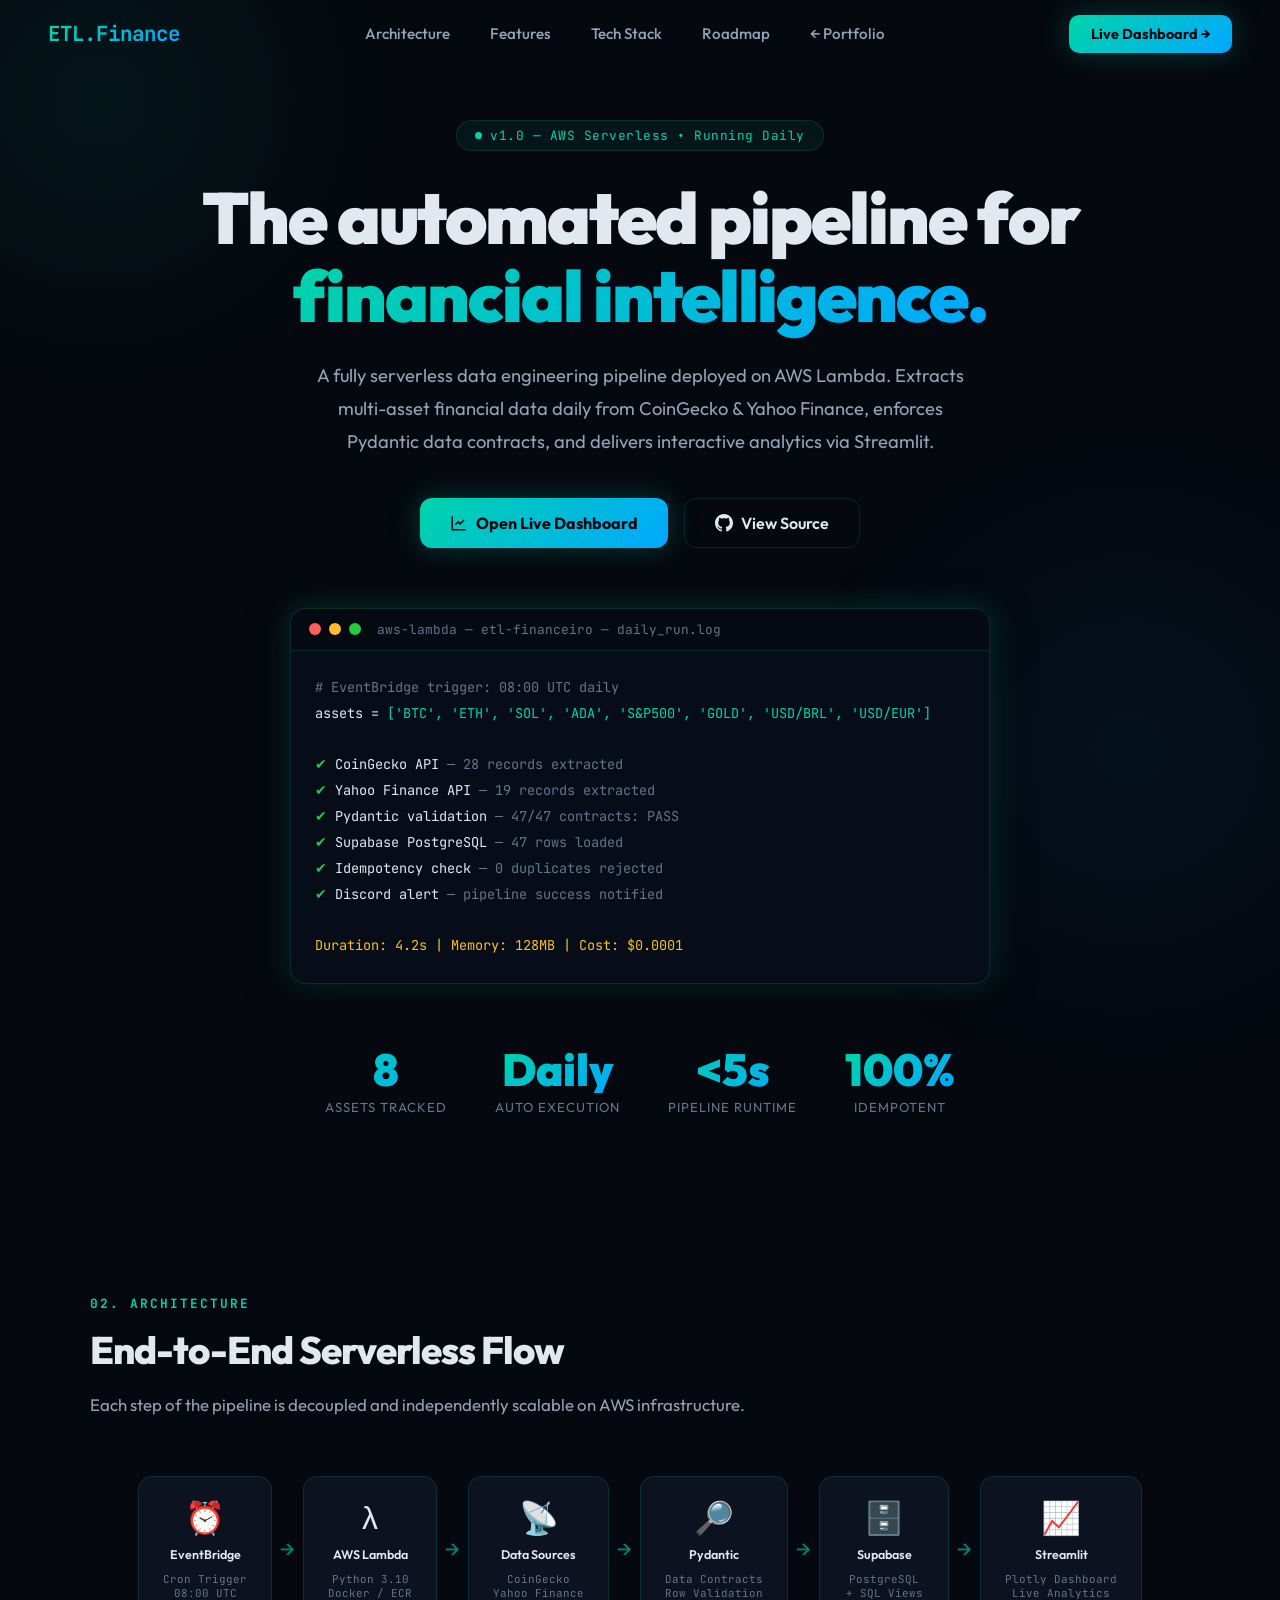
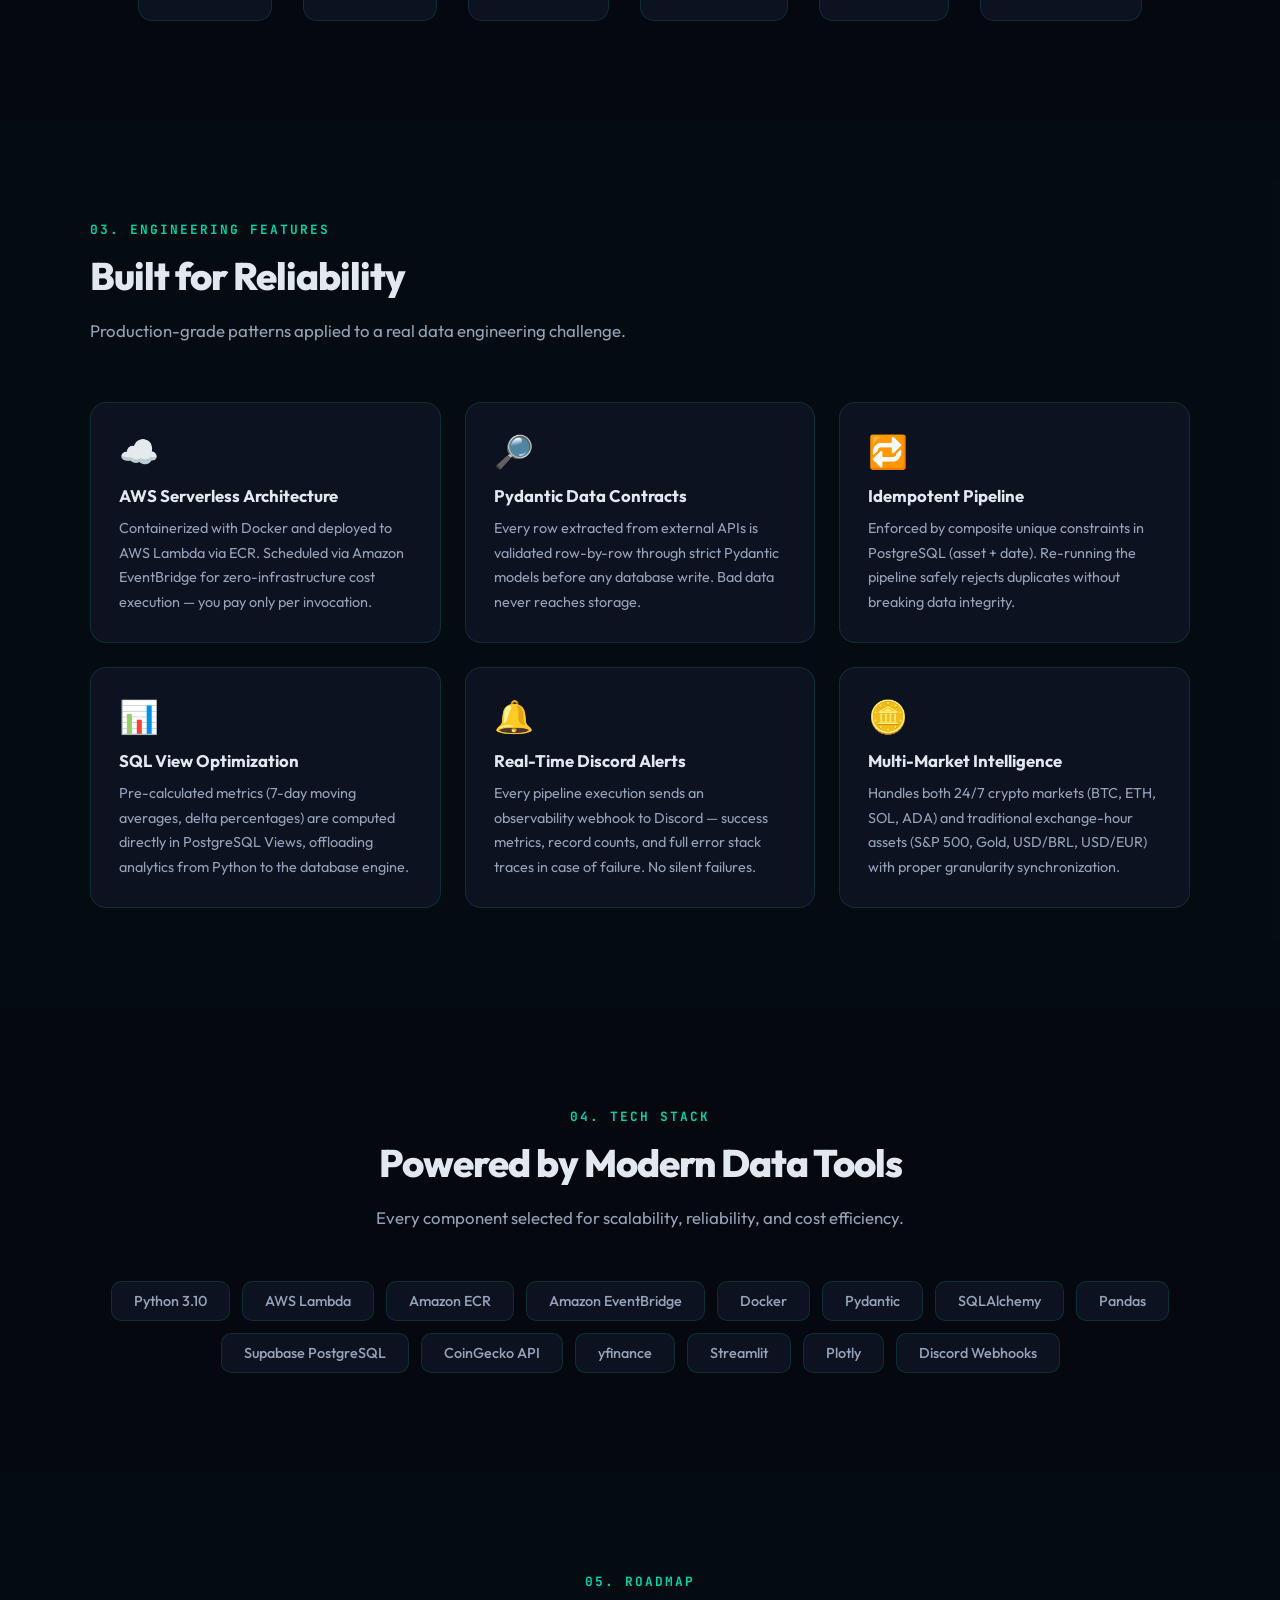
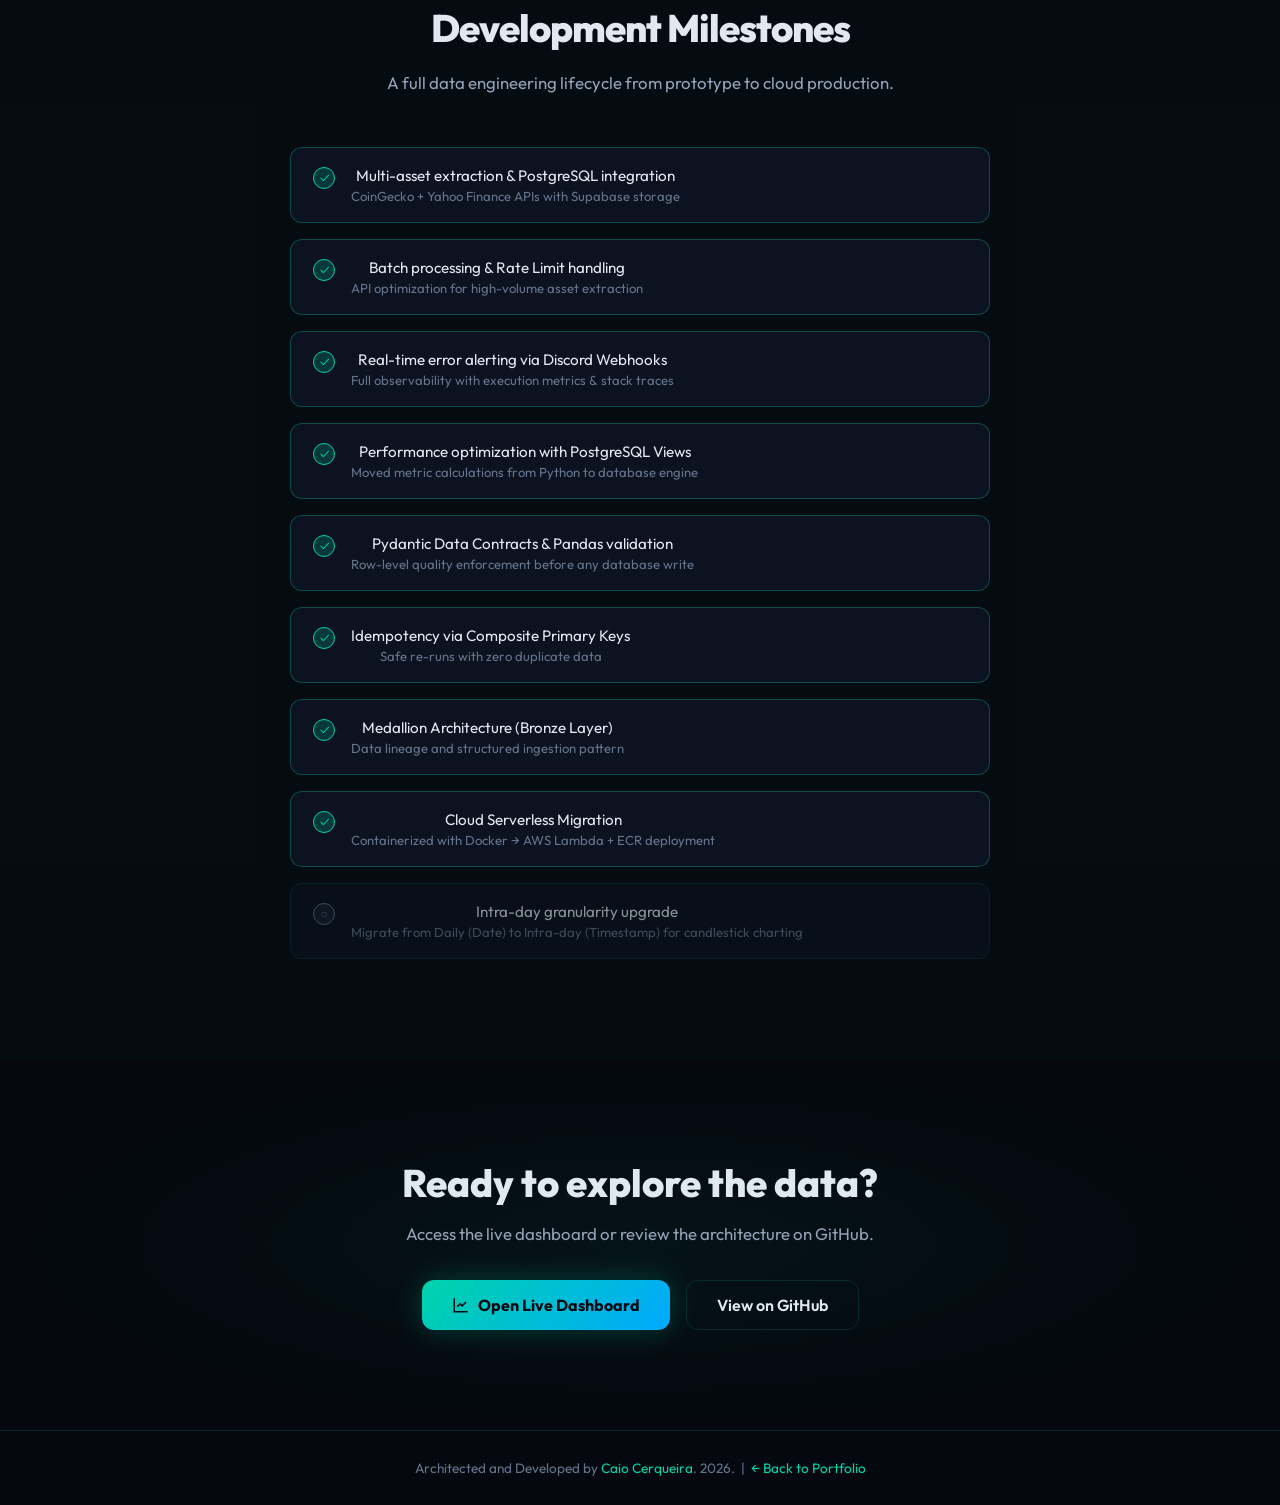
<file: etl/index.html>
<!DOCTYPE html>
<html lang="en" id="html-root">
<head>
    <meta charset="UTF-8">
    <meta name="viewport" content="width=device-width, initial-scale=1.0">
    <title>Financial ETL Pipeline | AWS Serverless Data Engineering</title>
    <meta name="description" content="A fully automated, Serverless data engineering pipeline on AWS Lambda. Extracts multi-asset financial data, validates with Pydantic, stores in PostgreSQL, and visualizes with Streamlit.">
    <link href="https://fonts.googleapis.com/css2?family=Outfit:wght@300;400;500;700;900&family=JetBrains+Mono:wght@400;700&display=swap" rel="stylesheet">
    <style>
        :root {
            --bg: #05080f;
            --bg-card: #0c1220;
            --bg-glass: rgba(12, 18, 32, 0.85);
            --accent: #00d4aa;
            --accent-2: #00a8ff;
            --accent-gradient: linear-gradient(135deg, #00d4aa, #00a8ff);
            --glow: 0 0 30px rgba(0, 212, 170, 0.25);
            --border: rgba(0, 212, 170, 0.15);
            --text: #e2e8f0;
            --text-muted: #64748b;
            --text-secondary: #94a3b8;
        }

        *, *::before, *::after { margin: 0; padding: 0; box-sizing: border-box; }

        html { scroll-behavior: smooth; }

        body {
            font-family: 'Outfit', sans-serif;
            background: var(--bg);
            color: var(--text);
            overflow-x: hidden;
        }

        /* ── Ambient Glows ── */
        .glow-1 {
            position: fixed; top: -200px; left: -200px;
            width: 600px; height: 600px; border-radius: 50%;
            background: radial-gradient(circle, rgba(0,212,170,0.07) 0%, transparent 70%);
            pointer-events: none; z-index: 0;
        }
        .glow-2 {
            position: fixed; bottom: -200px; right: -200px;
            width: 700px; height: 700px; border-radius: 50%;
            background: radial-gradient(circle, rgba(0,168,255,0.06) 0%, transparent 70%);
            pointer-events: none; z-index: 0;
        }

        /* ── Nav ── */
        nav {
            position: fixed; top: 0; left: 0; width: 100%;
            display: flex; align-items: center; justify-content: space-between;
            padding: 0 48px; height: 68px; z-index: 100;
            background: transparent;
            transition: background 0.3s, border-color 0.3s;
            border-bottom: 1px solid transparent;
        }
        nav.scrolled {
            background: var(--bg-glass);
            backdrop-filter: blur(20px);
            border-bottom: 1px solid var(--border);
        }
        .nav-logo {
            font-family: 'JetBrains Mono', monospace;
            font-weight: 700; font-size: 1.3rem;
            background: var(--accent-gradient);
            -webkit-background-clip: text; background-clip: text;
            -webkit-text-fill-color: transparent;
        }
        .nav-links { display: flex; gap: 8px; align-items: center; }
        .nav-links a {
            padding: 8px 16px; color: var(--text-secondary);
            font-size: 0.95rem; font-weight: 500;
            text-decoration: none; border-radius: 8px;
            transition: color 0.3s;
        }
        .nav-links a:hover { color: var(--text); }

        .btn-nav {
            padding: 10px 22px; border-radius: 10px;
            background: var(--accent-gradient);
            color: #05080f; font-weight: 700; font-size: 0.9rem;
            text-decoration: none;
            transition: opacity 0.3s, transform 0.2s;
            box-shadow: var(--glow);
        }
        .btn-nav:hover { opacity: 0.9; transform: translateY(-1px); }

        /* ── Hero ── */
        header {
            min-height: 100vh;
            display: flex; flex-direction: column;
            align-items: center; justify-content: center;
            padding: 120px 48px 80px;
            position: relative; text-align: center;
        }
        .hero-badge {
            display: inline-flex; align-items: center; gap: 8px;
            padding: 6px 18px; border-radius: 30px;
            border: 1px solid var(--border);
            background: rgba(0,212,170,0.07);
            font-size: 0.8rem; color: var(--accent);
            font-family: 'JetBrains Mono', monospace;
            margin-bottom: 28px; letter-spacing: 0.5px;
        }
        .badge-dot {
            width: 7px; height: 7px; border-radius: 50%;
            background: var(--accent);
            animation: pulse 2s infinite;
        }
        @keyframes pulse {
            0%, 100% { opacity: 1; transform: scale(1); }
            50% { opacity: 0.5; transform: scale(0.8); }
        }
        h1 {
            font-size: clamp(2.6rem, 6vw, 4.5rem);
            font-weight: 900; line-height: 1.08;
            letter-spacing: -2px; color: var(--text);
            max-width: 900px; margin-bottom: 24px;
        }
        h1 span {
            background: var(--accent-gradient);
            -webkit-background-clip: text; background-clip: text;
            -webkit-text-fill-color: transparent;
        }
        .hero-desc {
            font-size: 1.15rem; color: var(--text-secondary);
            max-width: 680px; line-height: 1.8; margin-bottom: 40px;
        }
        .hero-cta { display: flex; gap: 16px; justify-content: center; flex-wrap: wrap; }
        .btn-primary {
            padding: 14px 30px; border-radius: 12px;
            background: var(--accent-gradient);
            color: #05080f; font-weight: 700; font-size: 1rem;
            text-decoration: none; display: inline-flex; align-items: center; gap: 8px;
            box-shadow: var(--glow);
            transition: transform 0.2s, box-shadow 0.2s;
        }
        .btn-primary:hover { transform: translateY(-2px); box-shadow: 0 0 40px rgba(0,212,170,0.4); }
        .btn-secondary {
            padding: 14px 30px; border-radius: 12px;
            border: 1px solid var(--border); color: var(--text);
            font-weight: 600; font-size: 1rem;
            text-decoration: none; display: inline-flex; align-items: center; gap: 8px;
            transition: border-color 0.3s, color 0.3s;
        }
        .btn-secondary:hover { border-color: var(--accent); color: var(--accent); }

        /* ── Terminal Mock ── */
        .terminal {
            margin-top: 60px; width: 100%; max-width: 700px;
            background: #070d18; border-radius: 16px;
            border: 1px solid var(--border);
            box-shadow: 0 8px 40px rgba(0,0,0,0.5), var(--glow);
            overflow: hidden; text-align: left;
        }
        .terminal-header {
            display: flex; align-items: center; gap: 8px;
            padding: 12px 18px; background: rgba(0,0,0,0.3);
            border-bottom: 1px solid var(--border);
        }
        .td { width: 12px; height: 12px; border-radius: 50%; }
        .td.r { background: #ff5f57; }
        .td.y { background: #ffbd2e; }
        .td.g { background: #27c93f; }
        .terminal-title { font-family: 'JetBrains Mono', monospace; font-size: 0.8rem; color: var(--text-muted); margin-left: 8px; }
        .terminal-body {
            padding: 24px;
            font-family: 'JetBrains Mono', monospace;
            font-size: 0.85rem; line-height: 1.9;
        }
        .tc { color: var(--text-muted); }
        .tg { color: #27c93f; }
        .ta { color: var(--accent); }
        .tw { color: #e2e8f0; }
        .ty { color: #fbbf24; }

        /* ── Stats ── */
        .stats {
            display: flex; justify-content: center; gap: 48px;
            margin-top: 64px; flex-wrap: wrap;
        }
        .stat { text-align: center; }
        .stat-val {
            font-size: 2.8rem; font-weight: 900;
            background: var(--accent-gradient);
            -webkit-background-clip: text; background-clip: text;
            -webkit-text-fill-color: transparent;
            display: block; line-height: 1;
        }
        .stat-lbl { font-size: 0.82rem; color: var(--text-muted); margin-top: 6px; text-transform: uppercase; letter-spacing: 1px; }

        /* ── Section common ── */
        section { padding: 100px 48px; position: relative; }
        .content-wrapper { max-width: 1100px; margin: 0 auto; }
        .section-label {
            font-size: 0.8rem; color: var(--accent); font-weight: 700;
            text-transform: uppercase; letter-spacing: 2px; margin-bottom: 14px;
            font-family: 'JetBrains Mono', monospace;
        }
        .section-title {
            font-size: clamp(1.8rem, 3vw, 2.6rem); font-weight: 800;
            color: var(--text); margin-bottom: 16px; letter-spacing: -1px;
        }
        .section-subtitle {
            font-size: 1.05rem; color: var(--text-secondary);
            max-width: 680px; line-height: 1.8; margin-bottom: 56px;
        }

        /* ── Architecture Flow ── */
        .arch-flow {
            display: flex; align-items: center; justify-content: center;
            gap: 0; flex-wrap: wrap;
        }
        .arch-node {
            display: flex; flex-direction: column; align-items: center;
            gap: 10px; padding: 20px 24px;
            background: var(--bg-card);
            border: 1px solid var(--border);
            border-radius: 14px; min-width: 130px;
            transition: border-color 0.3s, transform 0.3s;
        }
        .arch-node:hover { border-color: var(--accent); transform: translateY(-4px); }
        .arch-icon { font-size: 2rem; }
        .arch-name { font-size: 0.78rem; font-weight: 600; color: var(--text); text-align: center; }
        .arch-sub { font-size: 0.68rem; color: var(--text-muted); text-align: center; font-family: 'JetBrains Mono', monospace; }
        .arch-arrow {
            color: var(--accent); font-size: 1.4rem; padding: 0 8px;
            opacity: 0.6;
        }

        /* ── Features Grid ── */
        .features-grid {
            display: grid;
            grid-template-columns: repeat(3, 1fr);
            gap: 24px;
        }
        .feat-card {
            background: var(--bg-card);
            border: 1px solid var(--border);
            border-radius: 16px; padding: 28px;
            transition: border-color 0.3s, transform 0.3s, box-shadow 0.3s;
        }
        .feat-card:hover {
            border-color: var(--accent);
            transform: translateY(-6px);
            box-shadow: 0 12px 40px rgba(0,212,170,0.1);
        }
        .feat-icon { font-size: 2rem; margin-bottom: 14px; }
        .feat-title { font-size: 1.05rem; font-weight: 700; color: var(--text); margin-bottom: 10px; }
        .feat-desc { font-size: 0.9rem; color: var(--text-secondary); line-height: 1.7; }

        /* ── Tech Stack ── */
        .stack-section { background: rgba(0,212,170,0.02); }
        .stack-grid {
            display: flex; flex-wrap: wrap; gap: 12px; justify-content: center;
        }
        .stack-item {
            padding: 10px 22px;
            background: var(--bg-card);
            border: 1px solid var(--border);
            border-radius: 10px; font-size: 0.9rem;
            color: var(--text-secondary); font-weight: 500;
            transition: border-color 0.3s, color 0.3s;
        }
        .stack-item:hover { border-color: var(--accent); color: var(--accent); }

        /* ── Roadmap ── */
        .roadmap { display: flex; flex-direction: column; gap: 16px; max-width: 700px; margin: 0 auto; }
        .rm-item {
            display: flex; align-items: flex-start; gap: 16px;
            padding: 18px 22px; border-radius: 12px;
            background: var(--bg-card); border: 1px solid var(--border);
            transition: border-color 0.3s;
        }
        .rm-item.done { border-color: rgba(0,212,170,0.3); }
        .rm-item.done:hover { border-color: var(--accent); }
        .rm-item.todo { opacity: 0.6; }
        .rm-check {
            width: 22px; height: 22px; border-radius: 50%; flex-shrink: 0;
            display: flex; align-items: center; justify-content: center;
            font-size: 0.75rem; margin-top: 1px;
        }
        .rm-check.done { background: rgba(0,212,170,0.2); color: var(--accent); border: 1px solid var(--accent); }
        .rm-check.todo { background: rgba(100,116,139,0.15); color: var(--text-muted); border: 1px solid var(--text-muted); }
        .rm-text { font-size: 0.95rem; color: var(--text); }
        .rm-text span { display: block; font-size: 0.82rem; color: var(--text-muted); margin-top: 3px; }

        /* ── CTA ── */
        .cta-section {
            text-align: center;
            background: radial-gradient(ellipse at 50% 50%, rgba(0,212,170,0.06) 0%, transparent 70%);
        }
        .cta-section h2 { font-size: clamp(1.8rem, 3vw, 2.8rem); font-weight: 800; margin-bottom: 16px; }
        .cta-section p { color: var(--text-secondary); font-size: 1.05rem; margin-bottom: 36px; }
        .cta-btns { display: flex; gap: 16px; justify-content: center; flex-wrap: wrap; }

        /* ── Footer ── */
        footer {
            text-align: center; padding: 28px 48px;
            border-top: 1px solid var(--border);
            color: var(--text-muted); font-size: 0.85rem;
        }
        footer a { color: var(--accent); text-decoration: none; }

        /* ── Animations ── */
        @keyframes float { 0%, 100% { transform: translateY(0); } 50% { transform: translateY(-10px); } }

        /* ── Responsive ── */
        @media (max-width: 900px) {
            nav { padding: 0 24px; }
            .nav-links { display: none; }
            header, section { padding-left: 24px; padding-right: 24px; }
            .features-grid { grid-template-columns: 1fr 1fr; }
            .arch-flow { gap: 8px; }
            .arch-arrow { display: none; }
        }
        @media (max-width: 600px) {
            .features-grid { grid-template-columns: 1fr; }
            .stats { gap: 32px; }
        }
    </style>
</head>
<body>
    <div class="glow-1"></div>
    <div class="glow-2"></div>

    <nav id="navbar">
        <div class="nav-logo">ETL.Finance</div>
        <div class="nav-links">
            <a href="#architecture">Architecture</a>
            <a href="#features">Features</a>
            <a href="#stack">Tech Stack</a>
            <a href="#roadmap">Roadmap</a>
            <a href="https://ccerks.github.io" style="color: var(--text-secondary);">← Portfolio</a>
        </div>
        <a href="https://ccerks-etl-financeiro.streamlit.app" target="_blank" class="btn-nav">Live Dashboard →</a>
    </nav>

    <header>
        <div class="hero-badge">
            <span class="badge-dot"></span>
            v1.0 &mdash; AWS Serverless &bull; Running Daily
        </div>
        <h1>The automated pipeline for<br><span>financial intelligence.</span></h1>
        <p class="hero-desc">
            A fully serverless data engineering pipeline deployed on AWS Lambda. Extracts multi-asset financial data daily from CoinGecko & Yahoo Finance, enforces Pydantic data contracts, and delivers interactive analytics via Streamlit.
        </p>
        <div class="hero-cta">
            <a href="https://ccerks-etl-financeiro.streamlit.app" target="_blank" class="btn-primary">
                <svg width="18" height="18" viewBox="0 0 24 24" fill="none" stroke="currentColor" stroke-width="2"><path d="M3 3v18h18"/><path d="m18.7 8-5.1 5.2-2.8-2.7L7 14.3"/></svg>
                Open Live Dashboard
            </a>
            <a href="https://github.com/ccerks/etl-financeiro" target="_blank" class="btn-secondary">
                <svg width="18" height="18" viewBox="0 0 24 24" fill="currentColor"><path d="M12 0c-6.626 0-12 5.373-12 12 0 5.302 3.438 9.8 8.207 11.387.599.111.793-.261.793-.577v-2.234c-3.338.726-4.033-1.416-4.033-1.416-.546-1.387-1.333-1.756-1.333-1.756-1.089-.745.083-.729.083-.729 1.205.084 1.839 1.237 1.839 1.237 1.07 1.834 2.807 1.304 3.492.997.107-.775.418-1.305.762-1.604-2.665-.305-5.467-1.334-5.467-5.931 0-1.311.469-2.381 1.236-3.221-.124-.303-.535-1.524.117-3.176 0 0 1.008-.322 3.301 1.23.957-.266 1.983-.399 3.003-.404 1.02.005 2.047.138 3.006.404 2.291-1.552 3.297-1.23 3.297-1.23.653 1.653.242 2.874.118 3.176.77.84 1.235 1.911 1.235 3.221 0 4.609-2.807 5.624-5.479 5.921.43.372.823 1.102.823 2.222v3.293c0 .319.192.694.801.576 4.765-1.589 8.199-6.086 8.199-11.386 0-6.627-5.373-12-12-12z"/></svg>
                View Source
            </a>
        </div>

        <div class="terminal">
            <div class="terminal-header">
                <div class="td r"></div><div class="td y"></div><div class="td g"></div>
                <span class="terminal-title">aws-lambda &mdash; etl-financeiro &mdash; daily_run.log</span>
            </div>
            <div class="terminal-body">
                <span class="tc"># EventBridge trigger: 08:00 UTC daily</span><br>
                <span class="tw">assets = <span class="ta">['BTC', 'ETH', 'SOL', 'ADA', 'S&P500', 'GOLD', 'USD/BRL', 'USD/EUR']</span></span><br><br>
                <span class="tg">✔</span> <span class="tw">CoinGecko API</span> <span class="tc">— 28 records extracted</span><br>
                <span class="tg">✔</span> <span class="tw">Yahoo Finance API</span> <span class="tc">— 19 records extracted</span><br>
                <span class="tg">✔</span> <span class="tw">Pydantic validation</span> <span class="tc">— 47/47 contracts: PASS</span><br>
                <span class="tg">✔</span> <span class="tw">Supabase PostgreSQL</span> <span class="tc">— 47 rows loaded</span><br>
                <span class="tg">✔</span> <span class="tw">Idempotency check</span> <span class="tc">— 0 duplicates rejected</span><br>
                <span class="tg">✔</span> <span class="tw">Discord alert</span> <span class="tc">— pipeline success notified</span><br><br>
                <span class="ty">Duration: 4.2s | Memory: 128MB | Cost: $0.0001</span>
            </div>
        </div>

        <div class="stats">
            <div class="stat"><span class="stat-val">8</span><div class="stat-lbl">Assets Tracked</div></div>
            <div class="stat"><span class="stat-val">Daily</span><div class="stat-lbl">Auto Execution</div></div>
            <div class="stat"><span class="stat-val">&lt;5s</span><div class="stat-lbl">Pipeline Runtime</div></div>
            <div class="stat"><span class="stat-val">100%</span><div class="stat-lbl">Idempotent</div></div>
        </div>
    </header>

    <!-- Architecture -->
    <section id="architecture">
        <div class="content-wrapper">
            <div class="section-label">02. Architecture</div>
            <h2 class="section-title">End-to-End Serverless Flow</h2>
            <p class="section-subtitle">Each step of the pipeline is decoupled and independently scalable on AWS infrastructure.</p>

            <div class="arch-flow">
                <div class="arch-node">
                    <div class="arch-icon">⏰</div>
                    <div class="arch-name">EventBridge</div>
                    <div class="arch-sub">Cron Trigger<br>08:00 UTC</div>
                </div>
                <div class="arch-arrow">→</div>
                <div class="arch-node">
                    <div class="arch-icon">λ</div>
                    <div class="arch-name">AWS Lambda</div>
                    <div class="arch-sub">Python 3.10<br>Docker / ECR</div>
                </div>
                <div class="arch-arrow">→</div>
                <div class="arch-node">
                    <div class="arch-icon">📡</div>
                    <div class="arch-name">Data Sources</div>
                    <div class="arch-sub">CoinGecko<br>Yahoo Finance</div>
                </div>
                <div class="arch-arrow">→</div>
                <div class="arch-node">
                    <div class="arch-icon">🔎</div>
                    <div class="arch-name">Pydantic</div>
                    <div class="arch-sub">Data Contracts<br>Row Validation</div>
                </div>
                <div class="arch-arrow">→</div>
                <div class="arch-node">
                    <div class="arch-icon">🗄️</div>
                    <div class="arch-name">Supabase</div>
                    <div class="arch-sub">PostgreSQL<br>+ SQL Views</div>
                </div>
                <div class="arch-arrow">→</div>
                <div class="arch-node">
                    <div class="arch-icon">📈</div>
                    <div class="arch-name">Streamlit</div>
                    <div class="arch-sub">Plotly Dashboard<br>Live Analytics</div>
                </div>
            </div>
        </div>
    </section>

    <!-- Features -->
    <section id="features" style="background: rgba(0,212,170,0.02);">
        <div class="content-wrapper">
            <div class="section-label">03. Engineering Features</div>
            <h2 class="section-title">Built for Reliability</h2>
            <p class="section-subtitle">Production-grade patterns applied to a real data engineering challenge.</p>

            <div class="features-grid">
                <div class="feat-card">
                    <div class="feat-icon">☁️</div>
                    <div class="feat-title">AWS Serverless Architecture</div>
                    <div class="feat-desc">Containerized with Docker and deployed to AWS Lambda via ECR. Scheduled via Amazon EventBridge for zero-infrastructure cost execution — you pay only per invocation.</div>
                </div>
                <div class="feat-card">
                    <div class="feat-icon">🔎</div>
                    <div class="feat-title">Pydantic Data Contracts</div>
                    <div class="feat-desc">Every row extracted from external APIs is validated row-by-row through strict Pydantic models before any database write. Bad data never reaches storage.</div>
                </div>
                <div class="feat-card">
                    <div class="feat-icon">🔁</div>
                    <div class="feat-title">Idempotent Pipeline</div>
                    <div class="feat-desc">Enforced by composite unique constraints in PostgreSQL (asset + date). Re-running the pipeline safely rejects duplicates without breaking data integrity.</div>
                </div>
                <div class="feat-card">
                    <div class="feat-icon">📊</div>
                    <div class="feat-title">SQL View Optimization</div>
                    <div class="feat-desc">Pre-calculated metrics (7-day moving averages, delta percentages) are computed directly in PostgreSQL Views, offloading analytics from Python to the database engine.</div>
                </div>
                <div class="feat-card">
                    <div class="feat-icon">🔔</div>
                    <div class="feat-title">Real-Time Discord Alerts</div>
                    <div class="feat-desc">Every pipeline execution sends an observability webhook to Discord — success metrics, record counts, and full error stack traces in case of failure. No silent failures.</div>
                </div>
                <div class="feat-card">
                    <div class="feat-icon">🪙</div>
                    <div class="feat-title">Multi-Market Intelligence</div>
                    <div class="feat-desc">Handles both 24/7 crypto markets (BTC, ETH, SOL, ADA) and traditional exchange-hour assets (S&P 500, Gold, USD/BRL, USD/EUR) with proper granularity synchronization.</div>
                </div>
            </div>
        </div>
    </section>

    <!-- Tech Stack -->
    <section id="stack">
        <div class="content-wrapper" style="text-align:center;">
            <div class="section-label">04. Tech Stack</div>
            <h2 class="section-title">Powered by Modern Data Tools</h2>
            <p class="section-subtitle" style="margin: 0 auto 48px;">Every component selected for scalability, reliability, and cost efficiency.</p>
            <div class="stack-grid">
                <div class="stack-item">Python 3.10</div>
                <div class="stack-item">AWS Lambda</div>
                <div class="stack-item">Amazon ECR</div>
                <div class="stack-item">Amazon EventBridge</div>
                <div class="stack-item">Docker</div>
                <div class="stack-item">Pydantic</div>
                <div class="stack-item">SQLAlchemy</div>
                <div class="stack-item">Pandas</div>
                <div class="stack-item">Supabase PostgreSQL</div>
                <div class="stack-item">CoinGecko API</div>
                <div class="stack-item">yfinance</div>
                <div class="stack-item">Streamlit</div>
                <div class="stack-item">Plotly</div>
                <div class="stack-item">Discord Webhooks</div>
            </div>
        </div>
    </section>

    <!-- Roadmap -->
    <section id="roadmap" style="background: rgba(0,212,170,0.02);">
        <div class="content-wrapper" style="text-align:center;">
            <div class="section-label">05. Roadmap</div>
            <h2 class="section-title">Development Milestones</h2>
            <p class="section-subtitle" style="margin: 0 auto 48px;">A full data engineering lifecycle from prototype to cloud production.</p>

            <div class="roadmap">
                <div class="rm-item done">
                    <div class="rm-check done">✓</div>
                    <div class="rm-text">Multi-asset extraction & PostgreSQL integration<span>CoinGecko + Yahoo Finance APIs with Supabase storage</span></div>
                </div>
                <div class="rm-item done">
                    <div class="rm-check done">✓</div>
                    <div class="rm-text">Batch processing & Rate Limit handling<span>API optimization for high-volume asset extraction</span></div>
                </div>
                <div class="rm-item done">
                    <div class="rm-check done">✓</div>
                    <div class="rm-text">Real-time error alerting via Discord Webhooks<span>Full observability with execution metrics & stack traces</span></div>
                </div>
                <div class="rm-item done">
                    <div class="rm-check done">✓</div>
                    <div class="rm-text">Performance optimization with PostgreSQL Views<span>Moved metric calculations from Python to database engine</span></div>
                </div>
                <div class="rm-item done">
                    <div class="rm-check done">✓</div>
                    <div class="rm-text">Pydantic Data Contracts & Pandas validation<span>Row-level quality enforcement before any database write</span></div>
                </div>
                <div class="rm-item done">
                    <div class="rm-check done">✓</div>
                    <div class="rm-text">Idempotency via Composite Primary Keys<span>Safe re-runs with zero duplicate data</span></div>
                </div>
                <div class="rm-item done">
                    <div class="rm-check done">✓</div>
                    <div class="rm-text">Medallion Architecture (Bronze Layer)<span>Data lineage and structured ingestion pattern</span></div>
                </div>
                <div class="rm-item done">
                    <div class="rm-check done">✓</div>
                    <div class="rm-text">Cloud Serverless Migration<span>Containerized with Docker → AWS Lambda + ECR deployment</span></div>
                </div>
                <div class="rm-item todo">
                    <div class="rm-check todo">○</div>
                    <div class="rm-text">Intra-day granularity upgrade<span>Migrate from Daily (Date) to Intra-day (Timestamp) for candlestick charting</span></div>
                </div>
            </div>
        </div>
    </section>

    <!-- CTA -->
    <section class="cta-section">
        <div class="content-wrapper">
            <h2>Ready to explore the data?</h2>
            <p>Access the live dashboard or review the architecture on GitHub.</p>
            <div class="cta-btns">
                <a href="https://ccerks-etl-financeiro.streamlit.app" target="_blank" class="btn-primary">
                    <svg width="18" height="18" viewBox="0 0 24 24" fill="none" stroke="currentColor" stroke-width="2"><path d="M3 3v18h18"/><path d="m18.7 8-5.1 5.2-2.8-2.7L7 14.3"/></svg>
                    Open Live Dashboard
                </a>
                <a href="https://github.com/ccerks/etl-financeiro" target="_blank" class="btn-secondary">View on GitHub</a>
            </div>
        </div>
    </section>

    <footer>
        <p>Architected and Developed by <a href="https://github.com/ccerks">Caio Cerqueira</a>. 2026. &nbsp;|&nbsp; <a href="https://ccerks.github.io">← Back to Portfolio</a></p>
    </footer>

    <script>
        // Navbar scroll effect
        const navbar = document.getElementById('navbar');
        window.addEventListener('scroll', () => {
            navbar.classList.toggle('scrolled', window.scrollY > 40);
        });
    </script>
</body>
</html>
</file>
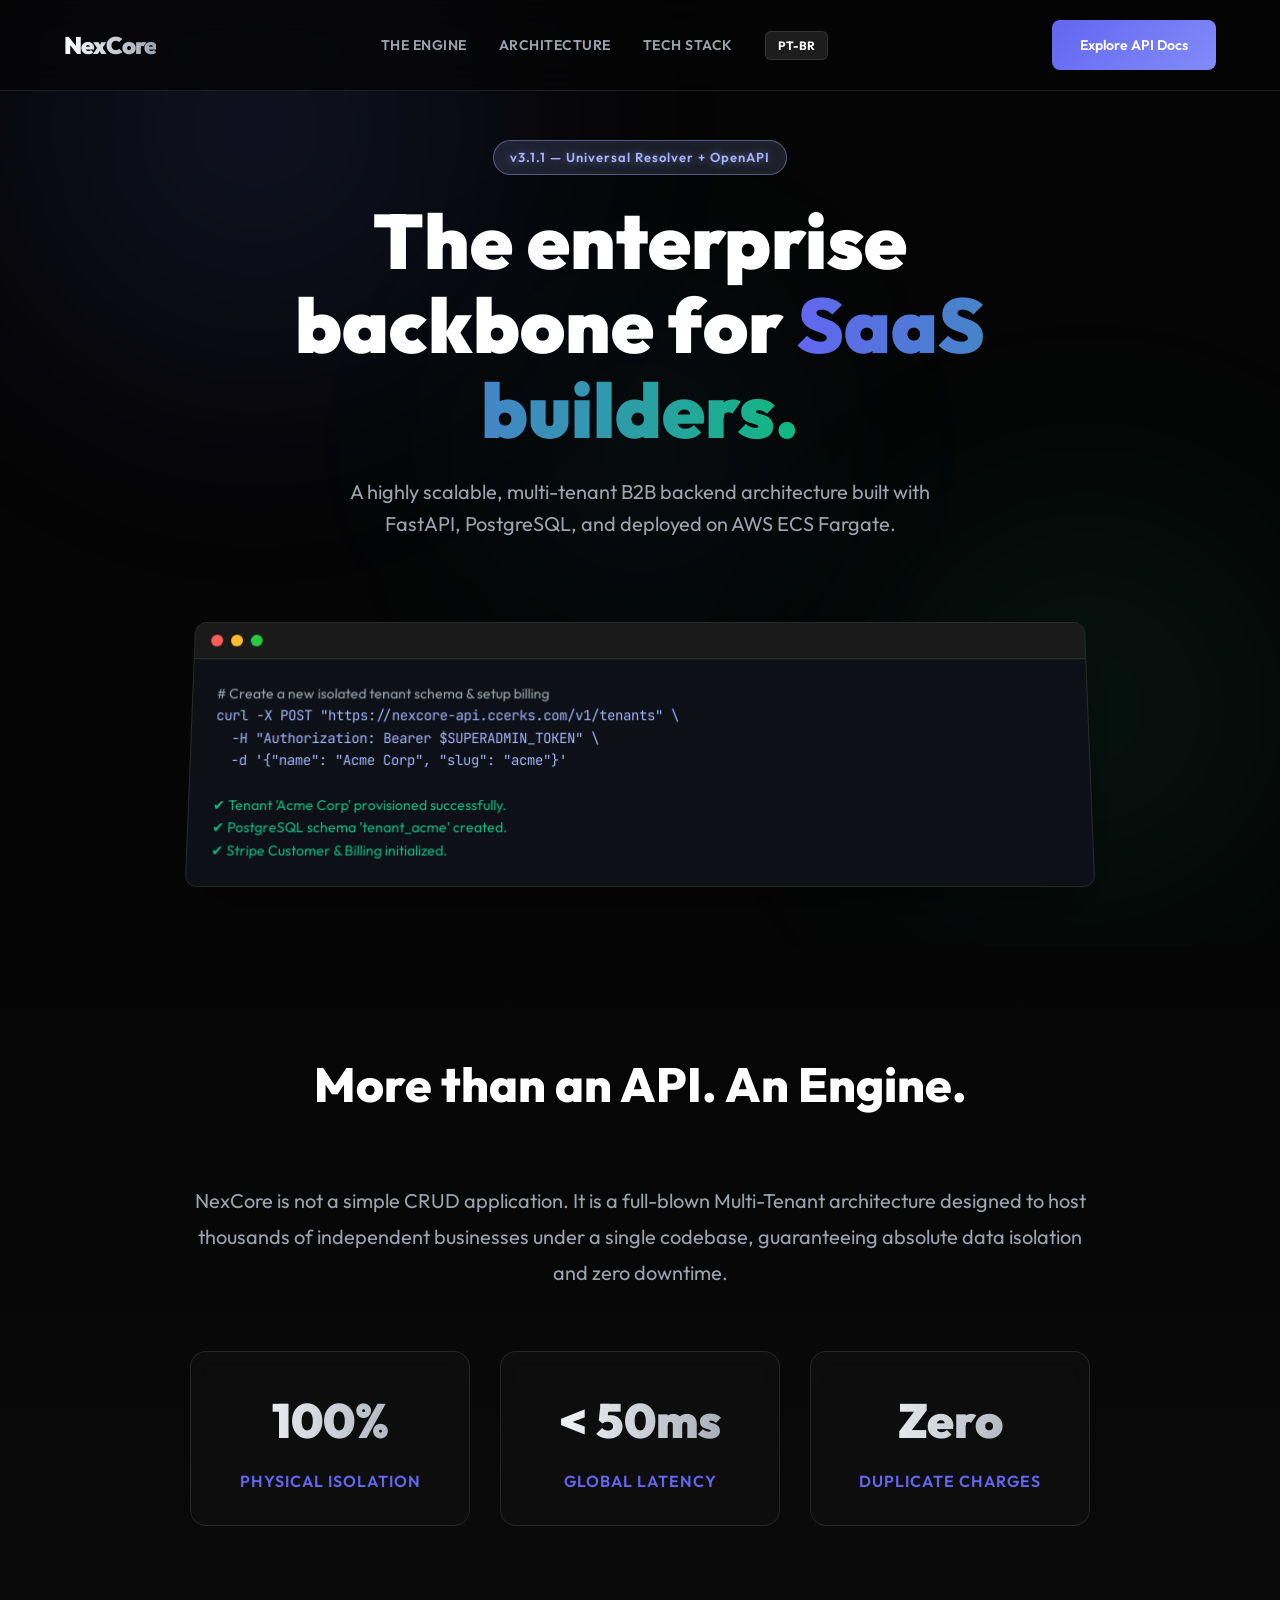
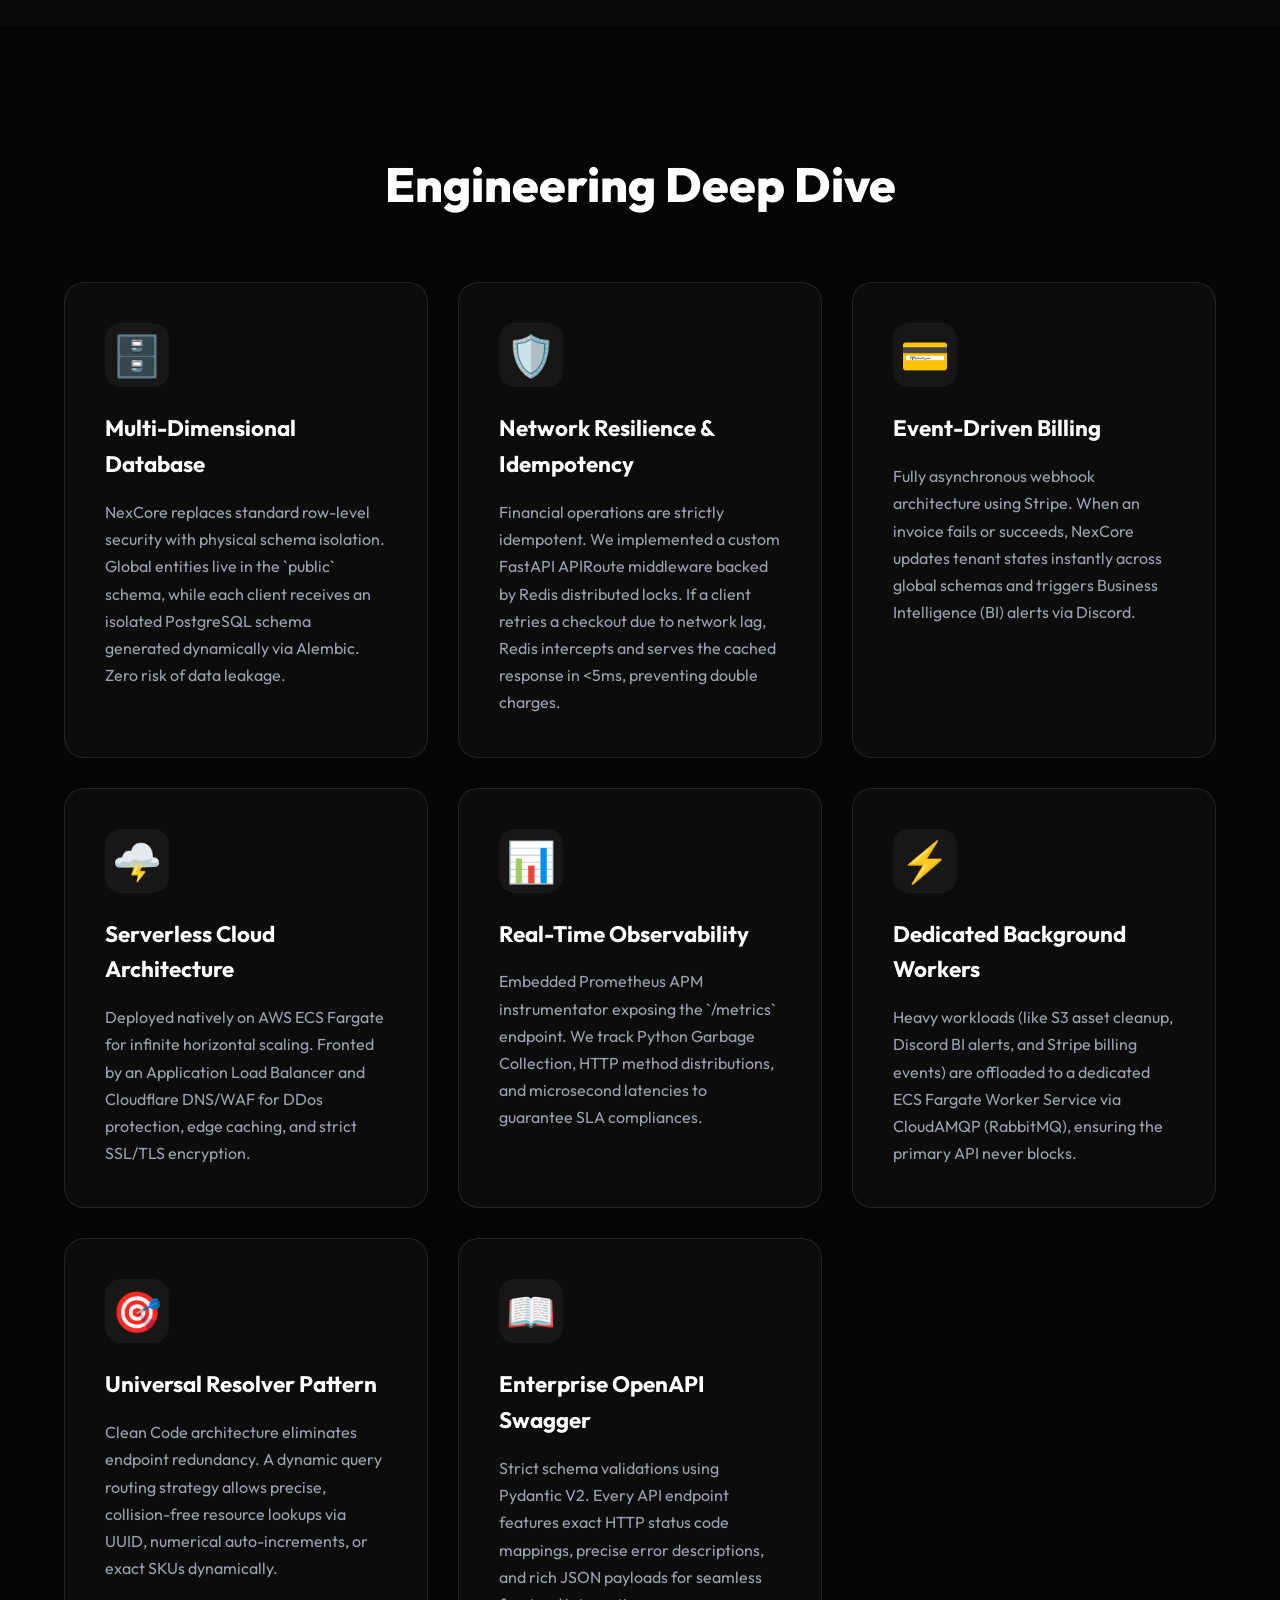
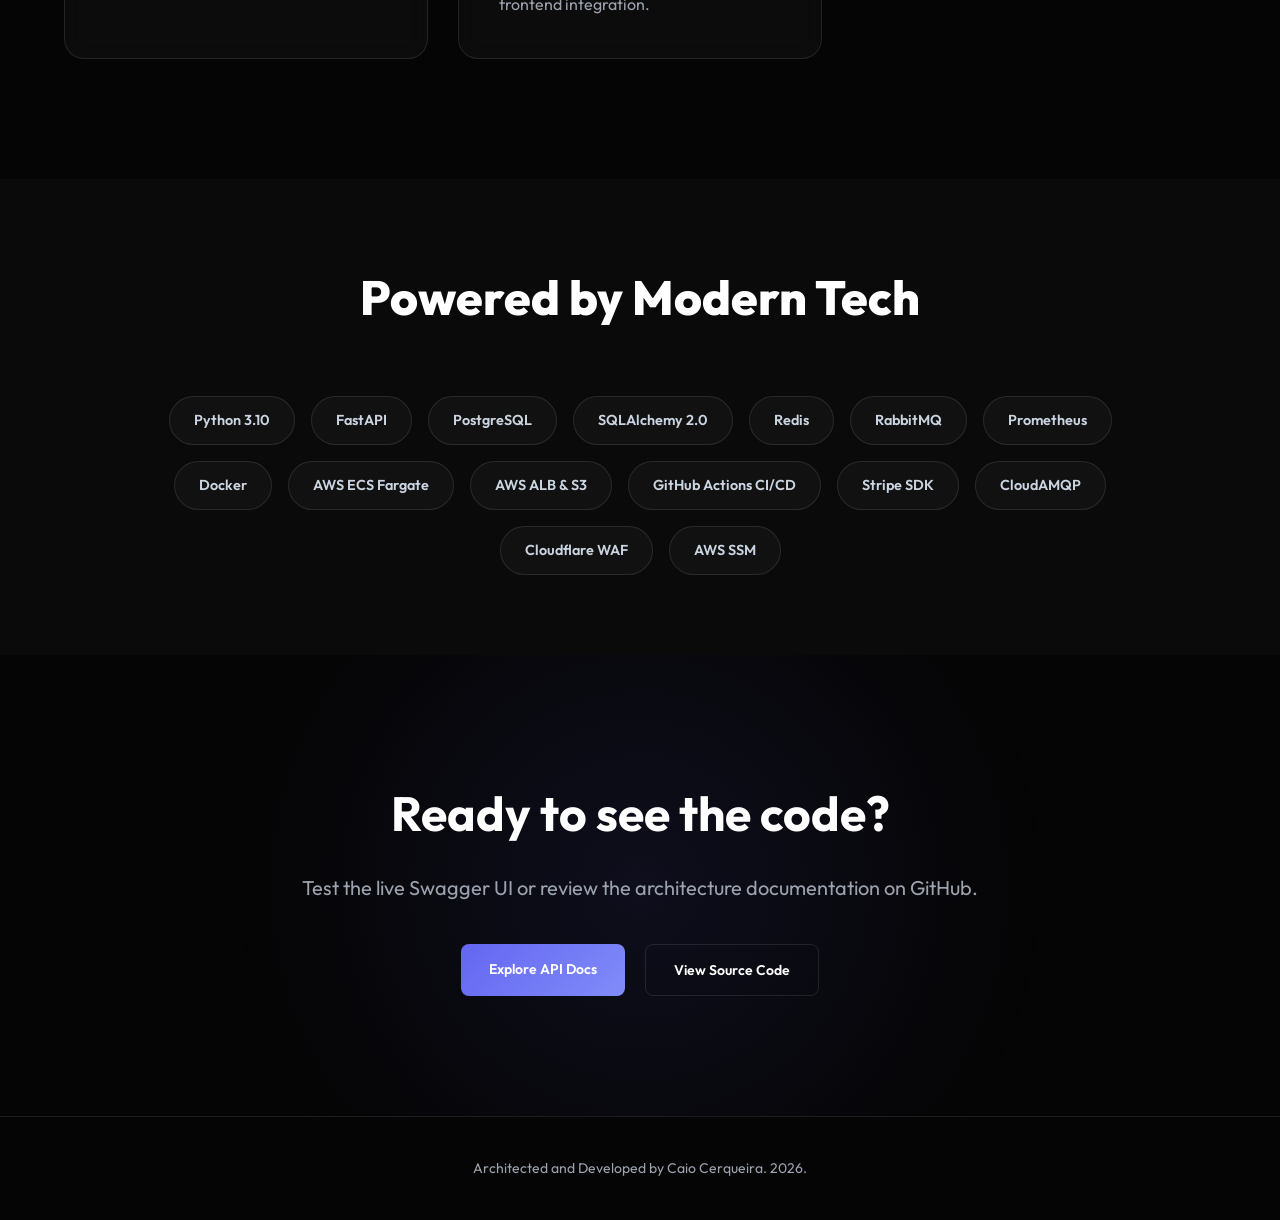
<file: nexcore/index.html>
<!DOCTYPE html>
<html lang="en" id="html-root">
<head>
    <meta charset="UTF-8">
    <meta name="viewport" content="width=device-width, initial-scale=1.0">
    <title>NexCore SaaS | Premium API Infrastructure</title>
    <link href="https://fonts.googleapis.com/css2?family=Outfit:wght@300;400;500;700;900&family=JetBrains+Mono:wght@400;700&display=swap" rel="stylesheet">
    <link rel="stylesheet" href="css/style.css">
</head>
<body>

    <div class="ambient-glow"></div>
    <div class="ambient-glow-2"></div>
    <div class="ambient-glow-3"></div>

    <nav>
        <div class="logo">NexCore</div>
        <div class="nav-links">
            <a href="#about" data-i18n="nav_about">The Engine</a>
            <a href="#deep-dive" data-i18n="nav_deep_dive">Architecture</a>
            <a href="#tech-stack" data-i18n="nav_tech">Tech Stack</a>
            <button id="lang-toggle" class="lang-btn">PT-BR</button>
        </div>
        <a href="https://nexcore-api.ccerks.com/docs" target="_blank" class="btn-primary" data-i18n="nav_cta">Explore API Docs</a>
    </nav>

    <header>
        <div class="badge" data-i18n="hero_badge" style="background: rgba(165,180,252,0.15); border-color: rgba(165,180,252,0.4); text-shadow: 0 0 8px rgba(165,180,252,0.5);">v3.1.1 — Universal Resolver + OpenAPI</div>
        <h1 data-i18n="hero_title">The enterprise backbone for <span>SaaS builders.</span></h1>
        <p class="hero-desc" data-i18n="hero_desc">A highly scalable, multi-tenant B2B backend architecture built with FastAPI, PostgreSQL, and deployed on AWS ECS Fargate.</p>
        
        <div class="mockup-window">
            <div class="mockup-header">
                <div class="dot r"></div><div class="dot y"></div><div class="dot g"></div>
            </div>
            <div class="mockup-body">
                <span class="gray" data-i18n="code_comment"># Create a new isolated tenant schema & setup billing</span><br>
                curl -X POST "https://nexcore-api.ccerks.com/v1/tenants" \<br>
                &nbsp;&nbsp;-H "Authorization: Bearer $SUPERADMIN_TOKEN" \<br>
                &nbsp;&nbsp;-d '{"name": "Acme Corp", "slug": "acme"}'<br><br>
                
                <span class="green" data-i18n="code_res_1">✔ Tenant 'Acme Corp' provisioned successfully.</span><br>
                <span class="green" data-i18n="code_res_2">✔ PostgreSQL schema 'tenant_acme' created.</span><br>
                <span class="green" data-i18n="code_res_3">✔ Stripe Customer & Billing initialized.</span>
            </div>
        </div>
    </header>

    <!-- NEW SECTION: WHAT IS NEXCORE? -->
    <section id="about" class="about-section">
        <div class="content-wrapper">
            <h2 class="section-title" data-i18n="about_title">More than an API. An Engine.</h2>
            <p class="section-subtitle" data-i18n="about_subtitle">NexCore is not a simple CRUD application. It is a full-blown Multi-Tenant architecture designed to host thousands of independent businesses under a single codebase, guaranteeing absolute data isolation and zero downtime.</p>
            
            <div class="stats-grid">
                <div class="stat-card">
                    <div class="stat-value">100%</div>
                    <div class="stat-label" data-i18n="stat_1">Physical Isolation</div>
                </div>
                <div class="stat-card">
                    <div class="stat-value">< 50ms</div>
                    <div class="stat-label" data-i18n="stat_2">Global Latency</div>
                </div>
                <div class="stat-card">
                    <div class="stat-value">Zero</div>
                    <div class="stat-label" data-i18n="stat_3">Duplicate Charges</div>
                </div>
            </div>
        </div>
    </section>

    <!-- ARCHITECTURE DEEP DIVE -->
    <section id="deep-dive" class="features">
        <h2 class="section-title" data-i18n="deep_dive_title">Engineering Deep Dive</h2>
        <div class="grid">
            <div class="card detail-card">
                <div class="card-icon">🗄️</div>
                <h3 data-i18n="feat_1_title">Multi-Dimensional Database</h3>
                <p data-i18n="feat_1_desc">NexCore replaces standard row-level security with physical schema isolation. Global entities live in the `public` schema, while each client receives an isolated PostgreSQL schema generated dynamically via Alembic. Zero risk of data leakage.</p>
            </div>
            <div class="card detail-card">
                <div class="card-icon">🛡️</div>
                <h3 data-i18n="feat_5_title">Network Resilience & Idempotency</h3>
                <p data-i18n="feat_5_desc">Financial operations are strictly idempotent. We implemented a custom FastAPI APIRoute middleware backed by Redis distributed locks. If a client retries a checkout due to network lag, Redis intercepts and serves the cached response in <5ms, preventing double charges.</p>
            </div>
            <div class="card detail-card">
                <div class="card-icon">💳</div>
                <h3 data-i18n="feat_2_title">Event-Driven Billing</h3>
                <p data-i18n="feat_2_desc">Fully asynchronous webhook architecture using Stripe. When an invoice fails or succeeds, NexCore updates tenant states instantly across global schemas and triggers Business Intelligence (BI) alerts via Discord.</p>
            </div>
            <div class="card detail-card">
                <div class="card-icon">🌩️</div>
                <h3 data-i18n="feat_3_title">Serverless Cloud Architecture</h3>
                <p data-i18n="feat_3_desc">Deployed natively on AWS ECS Fargate for infinite horizontal scaling. Fronted by an Application Load Balancer and Cloudflare DNS/WAF for DDos protection, edge caching, and strict SSL/TLS encryption.</p>
            </div>
            <div class="card detail-card">
                <div class="card-icon">📊</div>
                <h3 data-i18n="feat_4_title">Real-Time Observability</h3>
                <p data-i18n="feat_4_desc">Embedded Prometheus APM instrumentator exposing the `/metrics` endpoint. We track Python Garbage Collection, HTTP method distributions, and microsecond latencies to guarantee SLA compliances.</p>
            </div>
            <div class="card detail-card">
                <div class="card-icon">⚡</div>
                <h3 data-i18n="feat_6_title">Dedicated Background Workers</h3>
                <p data-i18n="feat_6_desc">Heavy workloads (like S3 asset cleanup, Discord BI alerts, and Stripe billing events) are offloaded to a dedicated ECS Fargate Worker Service via CloudAMQP (RabbitMQ), ensuring the primary API never blocks.</p>
            </div>
            <div class="card detail-card">
                <div class="card-icon">🎯</div>
                <h3 data-i18n="feat_7_title">Universal Resolver Pattern</h3>
                <p data-i18n="feat_7_desc">Clean Code architecture eliminates endpoint redundancy. A dynamic query routing strategy allows precise, collision-free resource lookups via UUID, numerical auto-increments, or exact SKUs dynamically.</p>
            </div>
            <div class="card detail-card">
                <div class="card-icon">📖</div>
                <h3 data-i18n="feat_8_title">Enterprise OpenAPI Swagger</h3>
                <p data-i18n="feat_8_desc">Strict schema validations using Pydantic V2. Every API endpoint features exact HTTP status code mappings, precise error descriptions, and rich JSON payloads for seamless frontend integration.</p>
            </div>
        </div>
    </section>

    <!-- NEW SECTION: TECH STACK -->
    <section id="tech-stack" class="stack-section">
        <h2 class="section-title" data-i18n="stack_title">Powered by Modern Tech</h2>
        <div class="stack-container">
            <div class="stack-item">Python 3.10</div>
            <div class="stack-item">FastAPI</div>
            <div class="stack-item">PostgreSQL</div>
            <div class="stack-item">SQLAlchemy 2.0</div>
            <div class="stack-item">Redis</div>
            <div class="stack-item">RabbitMQ</div>
            <div class="stack-item">Prometheus</div>
            <div class="stack-item">Docker</div>
            <div class="stack-item">AWS ECS Fargate</div>
            <div class="stack-item">AWS ALB & S3</div>
            <div class="stack-item">GitHub Actions CI/CD</div>
            <div class="stack-item">Stripe SDK</div>
            <div class="stack-item">CloudAMQP</div>
            <div class="stack-item">Cloudflare WAF</div>
            <div class="stack-item">AWS SSM</div>
        </div>
    </section>

    <!-- CALL TO ACTION -->
    <section class="cta-section">
        <h2 data-i18n="cta_title">Ready to see the code?</h2>
        <p data-i18n="cta_desc">Test the live Swagger UI or review the architecture documentation on GitHub.</p>
        <div class="cta-buttons">
            <a href="https://nexcore-api.ccerks.com/docs" target="_blank" class="btn-primary" data-i18n="nav_cta">Explore API Docs</a>
            <a href="https://github.com/ccerks/nexcore-saas-api" target="_blank" class="btn-secondary" data-i18n="cta_github">View Source Code</a>
        </div>
    </section>

    <footer>
        <p data-i18n="footer_text">Architected and Developed by Caio Cerqueira. 2026.</p>
    </footer>

    <script src="js/main.js"></script>
</body>
</html>
</file>
<file: nexcore/css/style.css>
:root {
    --bg-dark: #050505;
    --bg-surface: #111111;
    --accent-primary: #6366f1;
    --accent-secondary: #10b981;
    --text-main: #ffffff;
    --text-muted: #9ca3af;
    --border: rgba(255, 255, 255, 0.1);
    --glass-bg: rgba(17, 17, 17, 0.6);
}

* {
    margin: 0;
    padding: 0;
    box-sizing: border-box;
    font-family: 'Outfit', sans-serif;
}

html {
    scroll-behavior: smooth;
}

body {
    background-color: var(--bg-dark);
    color: var(--text-main);
    overflow-x: hidden;
    line-height: 1.6;
}

/* Ambient Background Glow */
.ambient-glow {
    position: absolute;
    width: 60vw;
    height: 60vw;
    background: radial-gradient(circle, rgba(99,102,241,0.15) 0%, rgba(0,0,0,0) 70%);
    top: -20vw;
    left: -10vw;
    z-index: -1;
    filter: blur(80px);
}

.ambient-glow-2 {
    position: absolute;
    width: 50vw;
    height: 50vw;
    background: radial-gradient(circle, rgba(16,185,129,0.1) 0%, rgba(0,0,0,0) 70%);
    bottom: -10vw;
    right: -10vw;
    z-index: -1;
    filter: blur(80px);
}

.ambient-glow-3 {
    position: fixed;
    width: 40vw;
    height: 40vw;
    background: radial-gradient(circle, rgba(56, 189, 248, 0.08) 0%, rgba(0,0,0,0) 60%);
    top: 50%;
    left: 50%;
    transform: translate(-50%, -50%);
    z-index: -2;
    filter: blur(100px);
}

/* Navbar */
nav {
    display: flex;
    justify-content: space-between;
    align-items: center;
    padding: 20px 5%;
    position: fixed;
    width: 100%;
    top: 0;
    z-index: 100;
    background: rgba(5, 5, 5, 0.7);
    backdrop-filter: blur(16px);
    border-bottom: 1px solid var(--border);
}

.logo {
    font-size: 24px;
    font-weight: 900;
    letter-spacing: -1px;
    background: linear-gradient(to right, #fff, var(--text-muted));
    -webkit-background-clip: text;
    -webkit-text-fill-color: transparent;
}

.nav-links {
    display: flex;
    gap: 32px;
    align-items: center;
}

.nav-links a {
    color: var(--text-muted);
    text-decoration: none;
    font-size: 14px;
    font-weight: 600;
    text-transform: uppercase;
    letter-spacing: 0.5px;
    transition: color 0.3s ease;
}

.nav-links a:hover { color: #fff; }

.lang-btn {
    background: rgba(255, 255, 255, 0.1);
    border: 1px solid var(--border);
    color: var(--text-main);
    padding: 6px 12px;
    border-radius: 6px;
    font-size: 12px;
    font-weight: 700;
    cursor: pointer;
    transition: background 0.3s ease;
}

.lang-btn:hover { background: rgba(255, 255, 255, 0.2); }

.btn-primary, .btn-secondary {
    padding: 14px 28px;
    border-radius: 8px;
    text-decoration: none;
    font-weight: 600;
    font-size: 14px;
    transition: all 0.3s ease;
    border: none;
    cursor: pointer;
    display: inline-block;
}

.btn-primary {
    background: linear-gradient(135deg, var(--accent-primary), #818cf8);
    color: #fff;
}

.btn-primary:hover {
    transform: translateY(-2px);
    box-shadow: 0 10px 25px -5px rgba(99, 102, 241, 0.5);
}

.btn-secondary {
    background: transparent;
    color: var(--text-main);
    border: 1px solid var(--border);
}

.btn-secondary:hover {
    background: rgba(255, 255, 255, 0.05);
    border-color: rgba(255, 255, 255, 0.3);
}

/* Hero Section */
header {
    min-height: 100vh;
    display: flex;
    flex-direction: column;
    justify-content: center;
    align-items: center;
    text-align: center;
    padding: 140px 5% 60px;
    position: relative;
}

.badge {
    background: rgba(99, 102, 241, 0.1);
    border: 1px solid rgba(99, 102, 241, 0.3);
    color: #a5b4fc;
    padding: 6px 16px;
    border-radius: 999px;
    font-size: 13px;
    font-weight: 600;
    margin-bottom: 24px;
    letter-spacing: 1px;
}

h1 {
    font-size: clamp(2.5rem, 6vw, 5.5rem);
    font-weight: 900;
    line-height: 1.1;
    margin-bottom: 24px;
    max-width: 900px;
}

h1 span {
    background: linear-gradient(to right, var(--accent-primary), var(--accent-secondary));
    -webkit-background-clip: text;
    -webkit-text-fill-color: transparent;
}

.hero-desc {
    font-size: clamp(1.1rem, 2vw, 1.25rem);
    color: var(--text-muted);
    max-width: 600px;
    margin-bottom: 40px;
}

/* Mockup Window */
.mockup-window {
    width: 100%;
    max-width: 900px;
    background: var(--bg-surface);
    border: 1px solid var(--border);
    border-radius: 12px;
    overflow: hidden;
    box-shadow: 0 25px 50px -12px rgba(0, 0, 0, 0.5);
    margin-top: 40px;
    transform: perspective(1000px) rotateX(5deg);
    transition: transform 0.5s ease, box-shadow 0.5s ease;
}

.mockup-window:hover {
    transform: perspective(1000px) rotateX(0deg);
    box-shadow: 0 35px 60px -15px rgba(99, 102, 241, 0.2);
}

.mockup-header {
    background: #1a1a1a;
    padding: 12px 16px;
    display: flex;
    align-items: center;
    gap: 8px;
    border-bottom: 1px solid var(--border);
}

.dot { width: 12px; height: 12px; border-radius: 50%; }
.dot.r { background: #ff5f56; }
.dot.y { background: #ffbd2e; }
.dot.g { background: #27c93f; }

.mockup-body {
    padding: 24px;
    font-family: 'JetBrains Mono', monospace;
    font-size: 14px;
    color: #a5b4fc;
    text-align: left;
    background: #0d1117;
    overflow-x: auto;
}

.mockup-body span.green { color: var(--accent-secondary); }
.mockup-body span.gray { color: var(--text-muted); }

/* About Section */
.about-section {
    padding: 100px 5%;
    background: linear-gradient(180deg, var(--bg-dark) 0%, #0a0a0a 100%);
    text-align: center;
}

.content-wrapper {
    max-width: 900px;
    margin: 0 auto;
}

.section-subtitle {
    color: var(--text-muted);
    font-size: 1.25rem;
    margin-bottom: 60px;
    line-height: 1.8;
}

.stats-grid {
    display: grid;
    grid-template-columns: repeat(3, 1fr);
    gap: 30px;
    margin-top: 40px;
}

.stat-card {
    background: var(--glass-bg);
    border: 1px solid var(--border);
    padding: 30px;
    border-radius: 16px;
    backdrop-filter: blur(10px);
}

.stat-value {
    font-size: 3rem;
    font-weight: 900;
    color: var(--text-main);
    background: linear-gradient(to right, #ffffff, #9ca3af);
    -webkit-background-clip: text;
    -webkit-text-fill-color: transparent;
    margin-bottom: 10px;
}

.stat-label {
    color: var(--accent-primary);
    font-weight: 600;
    text-transform: uppercase;
    letter-spacing: 1px;
}

/* Features Deep Dive Grid */
.features {
    padding: 120px 5%;
    max-width: 1300px;
    margin: 0 auto;
}

.section-title {
    text-align: center;
    font-size: 3rem;
    font-weight: 800;
    margin-bottom: 60px;
}

.grid {
    display: grid;
    grid-template-columns: repeat(auto-fit, minmax(350px, 1fr));
    gap: 30px;
}

.card {
    background: var(--glass-bg);
    border: 1px solid var(--border);
    padding: 40px;
    border-radius: 20px;
    backdrop-filter: blur(12px);
    transition: all 0.4s cubic-bezier(0.175, 0.885, 0.32, 1.275);
    position: relative;
    overflow: hidden;
}

.card::before {
    content: '';
    position: absolute;
    top: 0; left: 0; right: 0;
    height: 4px;
    background: linear-gradient(90deg, var(--accent-primary), var(--accent-secondary));
    opacity: 0;
    transition: opacity 0.3s ease;
}

.card:hover {
    transform: translateY(-10px);
    border-color: rgba(99, 102, 241, 0.4);
    box-shadow: 0 20px 40px -10px rgba(99, 102, 241, 0.15);
}

.card:hover::before {
    opacity: 1;
}

.card-icon { 
    font-size: 2.5rem; 
    margin-bottom: 24px; 
    background: rgba(255,255,255,0.05);
    width: 64px; height: 64px;
    display: flex; align-items: center; justify-content: center;
    border-radius: 16px;
}

.card h3 { 
    font-size: 1.4rem; 
    margin-bottom: 16px; 
}

.card p { 
    color: var(--text-muted); 
    font-size: 1rem; 
    line-height: 1.7;
}

/* Tech Stack Marquee / Grid */
.stack-section {
    padding: 80px 5%;
    background: #0a0a0a;
    text-align: center;
}

.stack-container {
    display: flex;
    flex-wrap: wrap;
    justify-content: center;
    gap: 16px;
    max-width: 1000px;
    margin: 0 auto;
}

.stack-item {
    background: rgba(255,255,255,0.03);
    border: 1px solid var(--border);
    padding: 12px 24px;
    border-radius: 99px;
    font-weight: 600;
    font-size: 0.9rem;
    color: #cbd5e1;
    transition: all 0.3s ease;
}

.stack-item:hover {
    background: rgba(255,255,255,0.1);
    color: #fff;
    border-color: rgba(255,255,255,0.3);
    transform: scale(1.05);
}

/* CTA Section */
.cta-section {
    padding: 120px 5%;
    text-align: center;
    background: radial-gradient(circle at center, rgba(99, 102, 241, 0.1) 0%, transparent 60%);
}

.cta-section h2 {
    font-size: 3rem;
    margin-bottom: 20px;
}

.cta-section p {
    color: var(--text-muted);
    font-size: 1.25rem;
    margin-bottom: 40px;
}

.cta-buttons {
    display: flex;
    justify-content: center;
    gap: 20px;
}

footer {
    text-align: center;
    padding: 40px;
    color: var(--text-muted);
    border-top: 1px solid var(--border);
    font-size: 14px;
    background: #050505;
}

/* Mobile Responsiveness */
@media (max-width: 768px) {
    .nav-links { display: none; }
    h1 { font-size: 2.5rem; }
    .stats-grid { grid-template-columns: 1fr; }
    .cta-buttons { flex-direction: column; }
}
</file>
